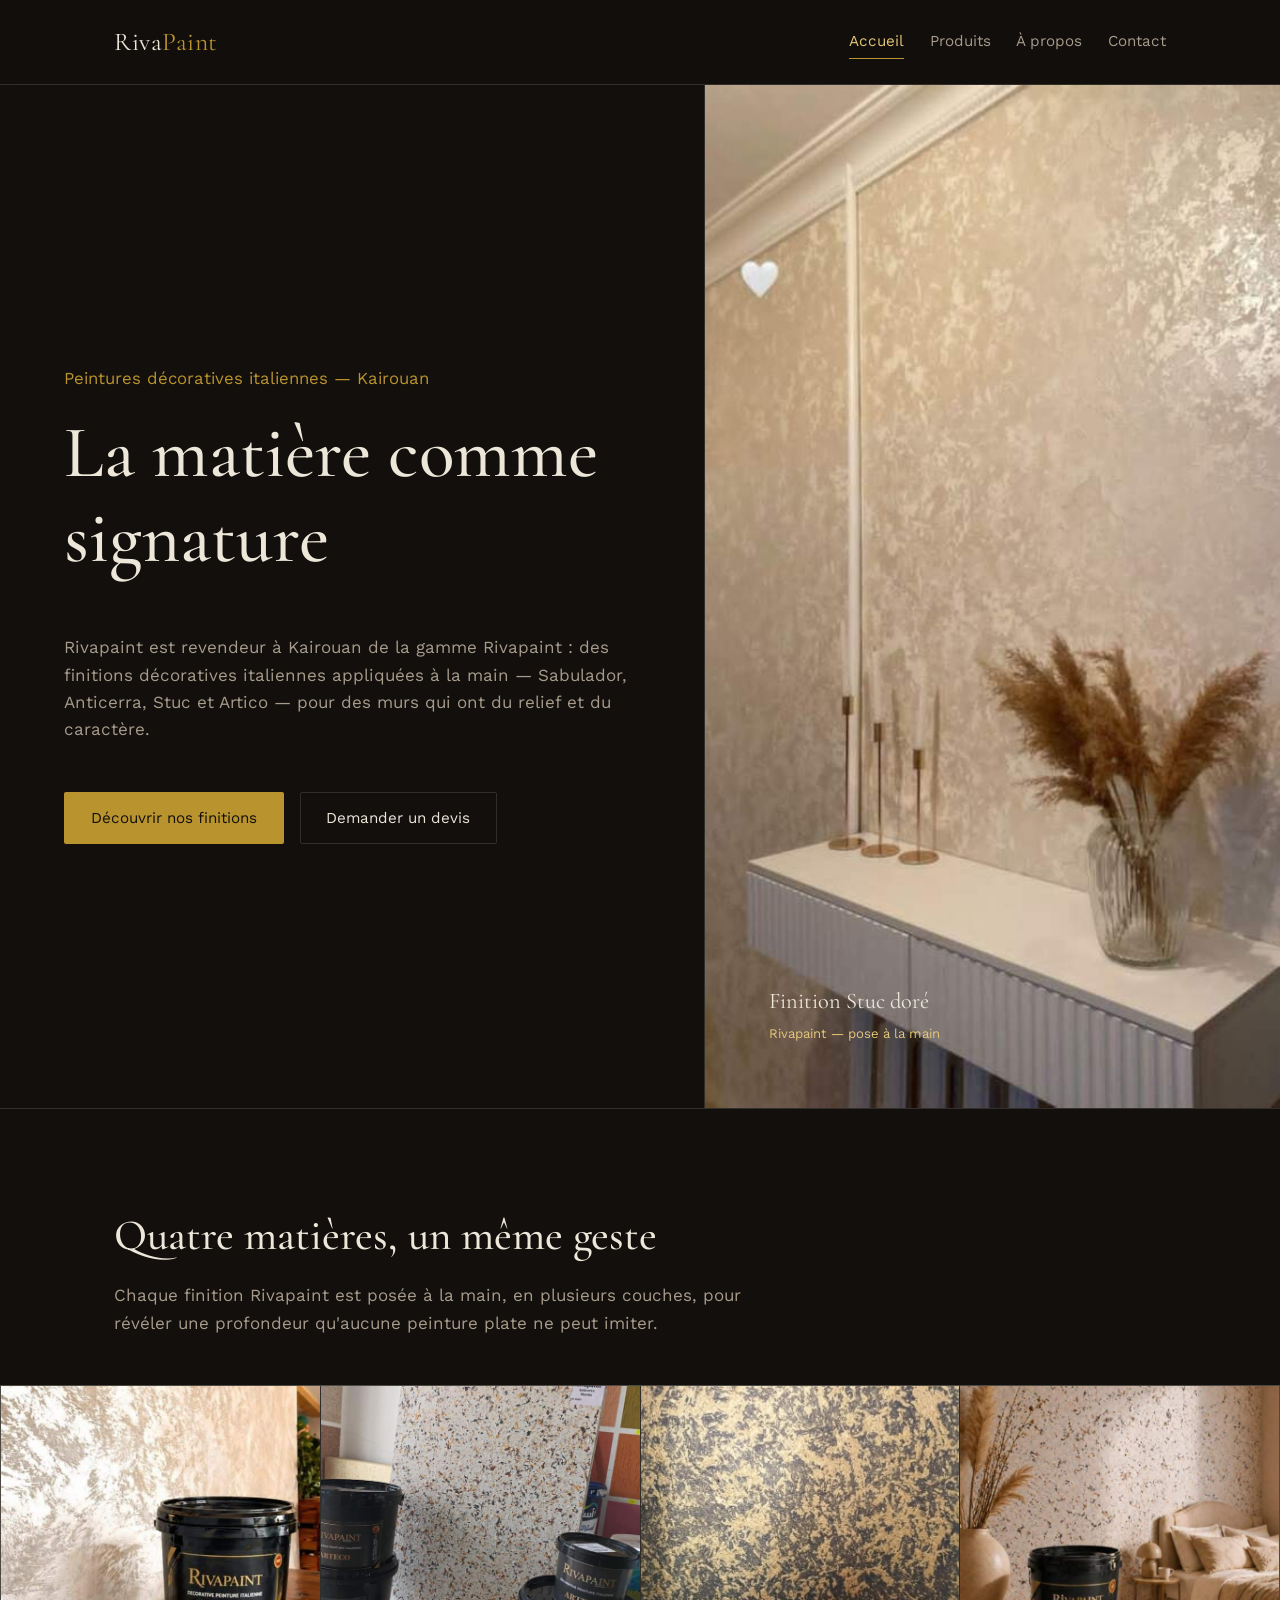
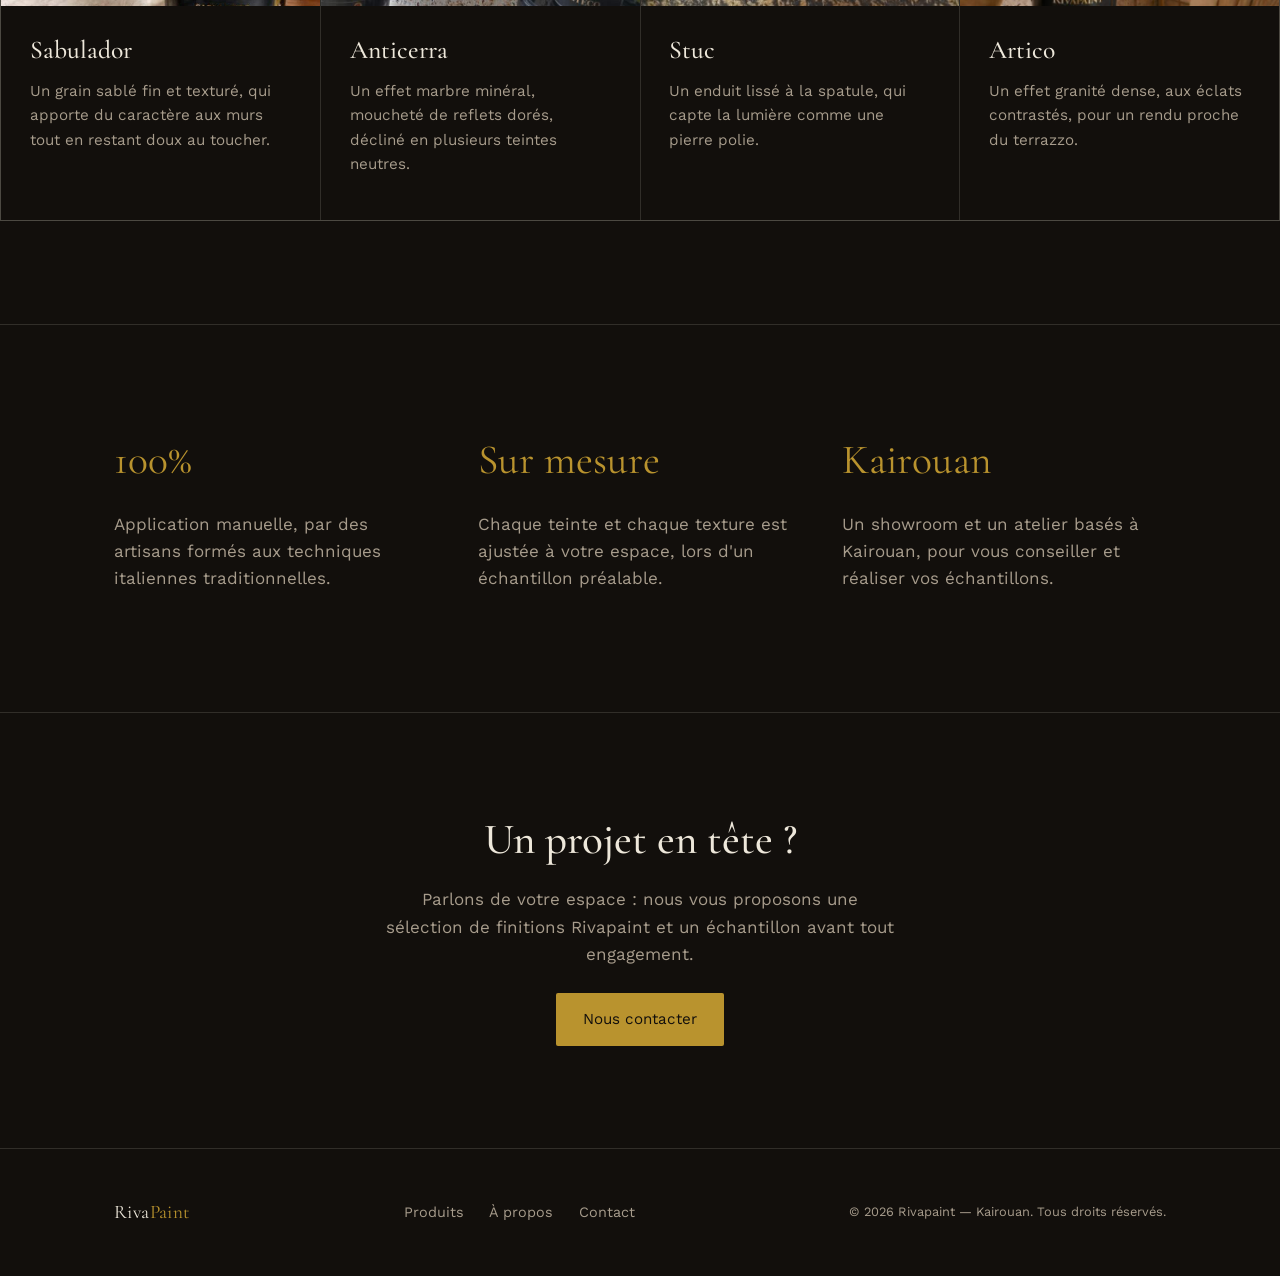
<file: index.html>
<!DOCTYPE html>
<html lang="fr">
<head>
<meta charset="UTF-8">
<meta name="viewport" content="width=device-width, initial-scale=1.0">
<title>Rivapaint — Peintures décoratives italiennes à Kairouan</title>
<meta name="description" content="Rivapaint, revendeur Rivapaint à Kairouan : finitions décoratives italiennes haut de gamme — Sabulador, Anticerra, Stuc, Artico. Savoir-faire artisanal, échantillon avant pose.">
<link rel="preconnect" href="https://fonts.googleapis.com">
<link href="https://fonts.googleapis.com/css2?family=Cormorant+Garamond:wght@400;500;600&family=Work+Sans:wght@400;500;600&display=swap" rel="stylesheet">
<link rel="stylesheet" href="style.css">
</head>
<body>

<header class="entete">
  <div class="conteneur">
    <a href="index.html" class="marque">Riva<span>Paint</span></a>
    <nav class="nav-principale" aria-label="Navigation principale">
      <a href="index.html" aria-current="page">Accueil</a>
      <a href="produits.html">Produits</a>
      <a href="apropos.html">À propos</a>
      <a href="contact.html">Contact</a>
    </nav>
    <button class="nav-bascule" aria-label="Ouvrir le menu">☰</button>
  </div>
</header>

<main>

  <!-- Hero -->
  <section class="heros">
    <div class="heros-texte">
      <p class="amorce">Peintures décoratives italiennes — Kairouan</p>
      <h1>La matière comme signature</h1>
      <p>Rivapaint est revendeur à Kairouan de la gamme Rivapaint : des finitions décoratives italiennes appliquées à la main — Sabulador, Anticerra, Stuc et Artico — pour des murs qui ont du relief et du caractère.</p>
      <div class="heros-actions">
        <a href="produits.html" class="bouton bouton-plein">Découvrir nos finitions</a>
        <a href="contact.html" class="bouton bouton-contour">Demander un devis</a>
      </div>
    </div>
    <div class="heros-panneau">
      <img src="images/stuc-dore-console.jpg" alt="Mur en finition décorative dorée Rivapaint, ambiance console et pampa" style="width:100%; height:100%; object-fit:cover;">
      <div class="etiquette">Finition Stuc doré<small>Rivapaint — pose à la main</small></div>
    </div>
  </section>

  <hr class="diviseur">

  <!-- Finitions -->
  <section class="section">
    <div class="conteneur">
      <div class="section-entete">
        <h2>Quatre matières, un même geste</h2>
        <p>Chaque finition Rivapaint est posée à la main, en plusieurs couches, pour révéler une profondeur qu'aucune peinture plate ne peut imiter.</p>
      </div>
    </div>
    <div class="grille-finitions">
      <article class="carte-finition">
        <div class="vignette">
          <img src="images/sabulador-mur-seau.jpg" alt="Mur en finition Rivapaint Sabulador, effet sablé beige" >
        </div>
        <div class="corps">
          <h3>Sabulador</h3>
          <p>Un grain sablé fin et texturé, qui apporte du caractère aux murs tout en restant doux au toucher.</p>
        </div>
      </article>
      <article class="carte-finition">
        <div class="vignette">
          <img src="images/echantillon-marmo-arteco.jpg" alt="Échantillon de finition Rivapaint Anticerra Marmo, effet marbre">
        </div>
        <div class="corps">
          <h3>Anticerra</h3>
          <p>Un effet marbre minéral, moucheté de reflets dorés, décliné en plusieurs teintes neutres.</p>
        </div>
      </article>
      <article class="carte-finition">
        <div class="vignette">
          <img src="images/texture-stuc-bronze.jpg" alt="Texture de finition Stuc Rivapaint, ton bronze doré">
        </div>
        <div class="corps">
          <h3>Stuc</h3>
          <p>Un enduit lissé à la spatule, qui capte la lumière comme une pierre polie.</p>
        </div>
      </article>
      <article class="carte-finition">
        <div class="vignette">
          <img src="images/artico-chambre-seau.jpg" alt="Mur en finition Rivapaint Artico dans une chambre">
        </div>
        <div class="corps">
          <h3>Artico</h3>
          <p>Un effet granité dense, aux éclats contrastés, pour un rendu proche du terrazzo.</p>
        </div>
      </article>
    </div>
  </section>

  <hr class="diviseur">

  <!-- Atouts -->
  <section class="section">
    <div class="conteneur">
      <div class="bandeau-atouts">
        <div class="atout">
          <span class="chiffre">100%</span>
          <p>Application manuelle, par des artisans formés aux techniques italiennes traditionnelles.</p>
        </div>
        <div class="atout">
          <span class="chiffre">Sur mesure</span>
          <p>Chaque teinte et chaque texture est ajustée à votre espace, lors d'un échantillon préalable.</p>
        </div>
        <div class="atout">
          <span class="chiffre">Kairouan</span>
          <p>Un showroom et un atelier basés à Kairouan, pour vous conseiller et réaliser vos échantillons.</p>
        </div>
      </div>
    </div>
  </section>

  <hr class="diviseur">

  <!-- Appel à l'action -->
  <section class="section">
    <div class="conteneur centre" style="max-width: 640px;">
      <h2>Un projet en tête ?</h2>
      <p class="centre">Parlons de votre espace : nous vous proposons une sélection de finitions Rivapaint et un échantillon avant tout engagement.</p>
      <div class="heros-actions" style="justify-content: center; margin-top: 1.6rem;">
        <a href="contact.html" class="bouton bouton-plein">Nous contacter</a>
      </div>
    </div>
  </section>

</main>

<footer class="pied">
  <div class="conteneur">
    <span class="marque" style="font-size: 1.2rem;">Riva<span>Paint</span></span>
    <nav class="pied-liens" aria-label="Liens de pied de page">
      <a href="produits.html">Produits</a>
      <a href="apropos.html">À propos</a>
      <a href="contact.html">Contact</a>
    </nav>
    <span class="mentions">© 2026 Rivapaint — Kairouan. Tous droits réservés.</span>
  </div>
</footer>

<script src="script.js"></script>
</body>
</html>
</file>
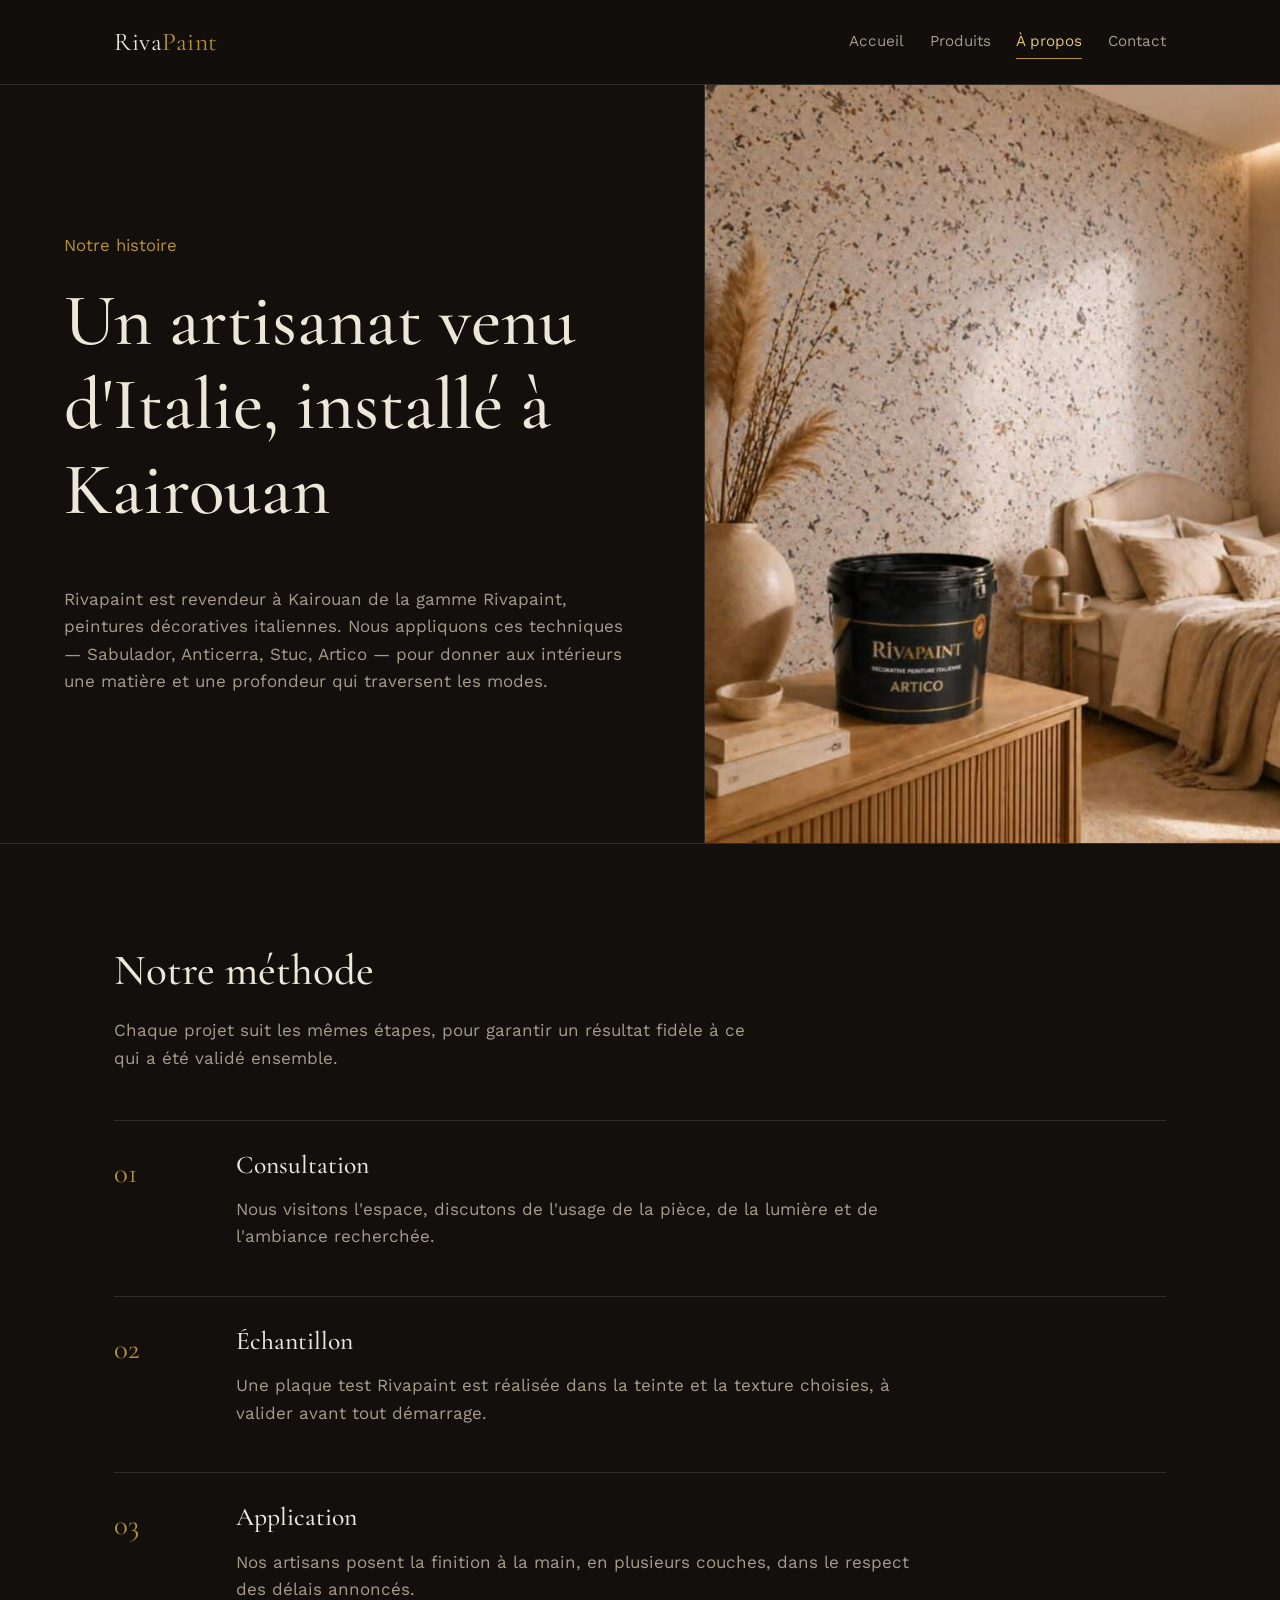
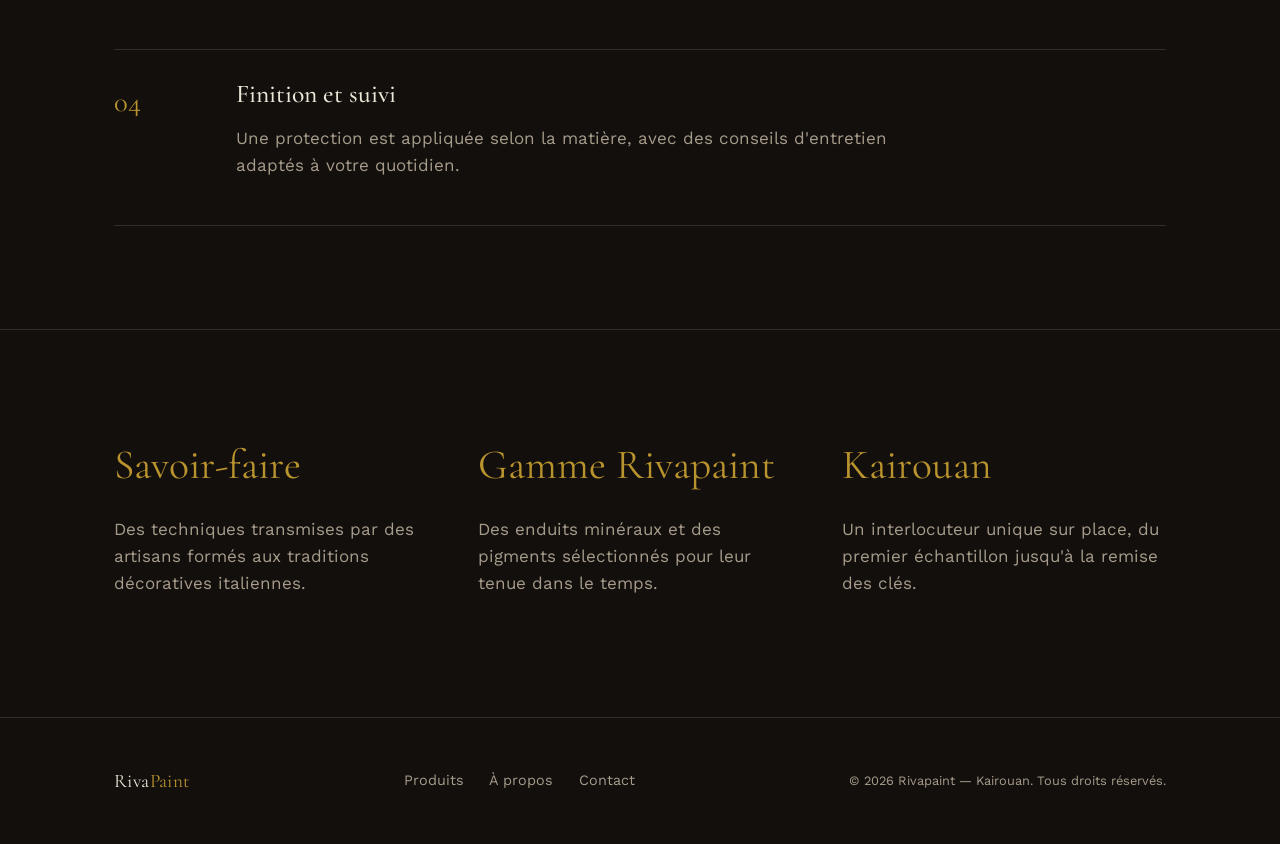
<file: apropos.html>
<!DOCTYPE html>
<html lang="fr">
<head>
<meta charset="UTF-8">
<meta name="viewport" content="width=device-width, initial-scale=1.0">
<title>À propos — Rivapaint</title>
<meta name="description" content="Rivapaint, revendeur Rivapaint à Kairouan : notre histoire, notre savoir-faire et notre méthode de travail.">
<link rel="preconnect" href="https://fonts.googleapis.com">
<link href="https://fonts.googleapis.com/css2?family=Cormorant+Garamond:wght@400;500;600&family=Work+Sans:wght@400;500;600&display=swap" rel="stylesheet">
<link rel="stylesheet" href="style.css">
</head>
<body>

<header class="entete">
  <div class="conteneur">
    <a href="index.html" class="marque">Riva<span>Paint</span></a>
    <nav class="nav-principale" aria-label="Navigation principale">
      <a href="index.html">Accueil</a>
      <a href="produits.html">Produits</a>
      <a href="apropos.html" aria-current="page">À propos</a>
      <a href="contact.html">Contact</a>
    </nav>
    <button class="nav-bascule" aria-label="Ouvrir le menu">☰</button>
  </div>
</header>

<main>

  <section class="heros" style="min-height: 60vh;">
    <div class="heros-texte">
      <p class="amorce">Notre histoire</p>
      <h1>Un artisanat venu d'Italie, installé à Kairouan</h1>
      <p>Rivapaint est revendeur à Kairouan de la gamme Rivapaint, peintures décoratives italiennes. Nous appliquons ces techniques — Sabulador, Anticerra, Stuc, Artico — pour donner aux intérieurs une matière et une profondeur qui traversent les modes.</p>
    </div>
    <div class="heros-panneau">
      <img src="images/artico-chambre-seau.jpg" alt="Chambre avec mur en finition Rivapaint Artico" style="width:100%; height:100%; object-fit:cover;">
    </div>
  </section>

  <hr class="diviseur">

  <section class="section">
    <div class="conteneur">
      <div class="section-entete">
        <h2>Notre méthode</h2>
        <p>Chaque projet suit les mêmes étapes, pour garantir un résultat fidèle à ce qui a été validé ensemble.</p>
      </div>
      <ol class="liste-etapes">
        <li>
          <span class="num">01</span>
          <div>
            <h3>Consultation</h3>
            <p>Nous visitons l'espace, discutons de l'usage de la pièce, de la lumière et de l'ambiance recherchée.</p>
          </div>
        </li>
        <li>
          <span class="num">02</span>
          <div>
            <h3>Échantillon</h3>
            <p>Une plaque test Rivapaint est réalisée dans la teinte et la texture choisies, à valider avant tout démarrage.</p>
          </div>
        </li>
        <li>
          <span class="num">03</span>
          <div>
            <h3>Application</h3>
            <p>Nos artisans posent la finition à la main, en plusieurs couches, dans le respect des délais annoncés.</p>
          </div>
        </li>
        <li>
          <span class="num">04</span>
          <div>
            <h3>Finition et suivi</h3>
            <p>Une protection est appliquée selon la matière, avec des conseils d'entretien adaptés à votre quotidien.</p>
          </div>
        </li>
      </ol>
    </div>
  </section>

  <hr class="diviseur">

  <section class="section">
    <div class="conteneur">
      <div class="bandeau-atouts">
        <div class="atout">
          <span class="chiffre">Savoir-faire</span>
          <p>Des techniques transmises par des artisans formés aux traditions décoratives italiennes.</p>
        </div>
        <div class="atout">
          <span class="chiffre">Gamme Rivapaint</span>
          <p>Des enduits minéraux et des pigments sélectionnés pour leur tenue dans le temps.</p>
        </div>
        <div class="atout">
          <span class="chiffre">Kairouan</span>
          <p>Un interlocuteur unique sur place, du premier échantillon jusqu'à la remise des clés.</p>
        </div>
      </div>
    </div>
  </section>

</main>

<footer class="pied">
  <div class="conteneur">
    <span class="marque" style="font-size: 1.2rem;">Riva<span>Paint</span></span>
    <nav class="pied-liens" aria-label="Liens de pied de page">
      <a href="produits.html">Produits</a>
      <a href="apropos.html">À propos</a>
      <a href="contact.html">Contact</a>
    </nav>
    <span class="mentions">© 2026 Rivapaint — Kairouan. Tous droits réservés.</span>
  </div>
</footer>

<script src="script.js"></script>
</body>
</html>
</file>
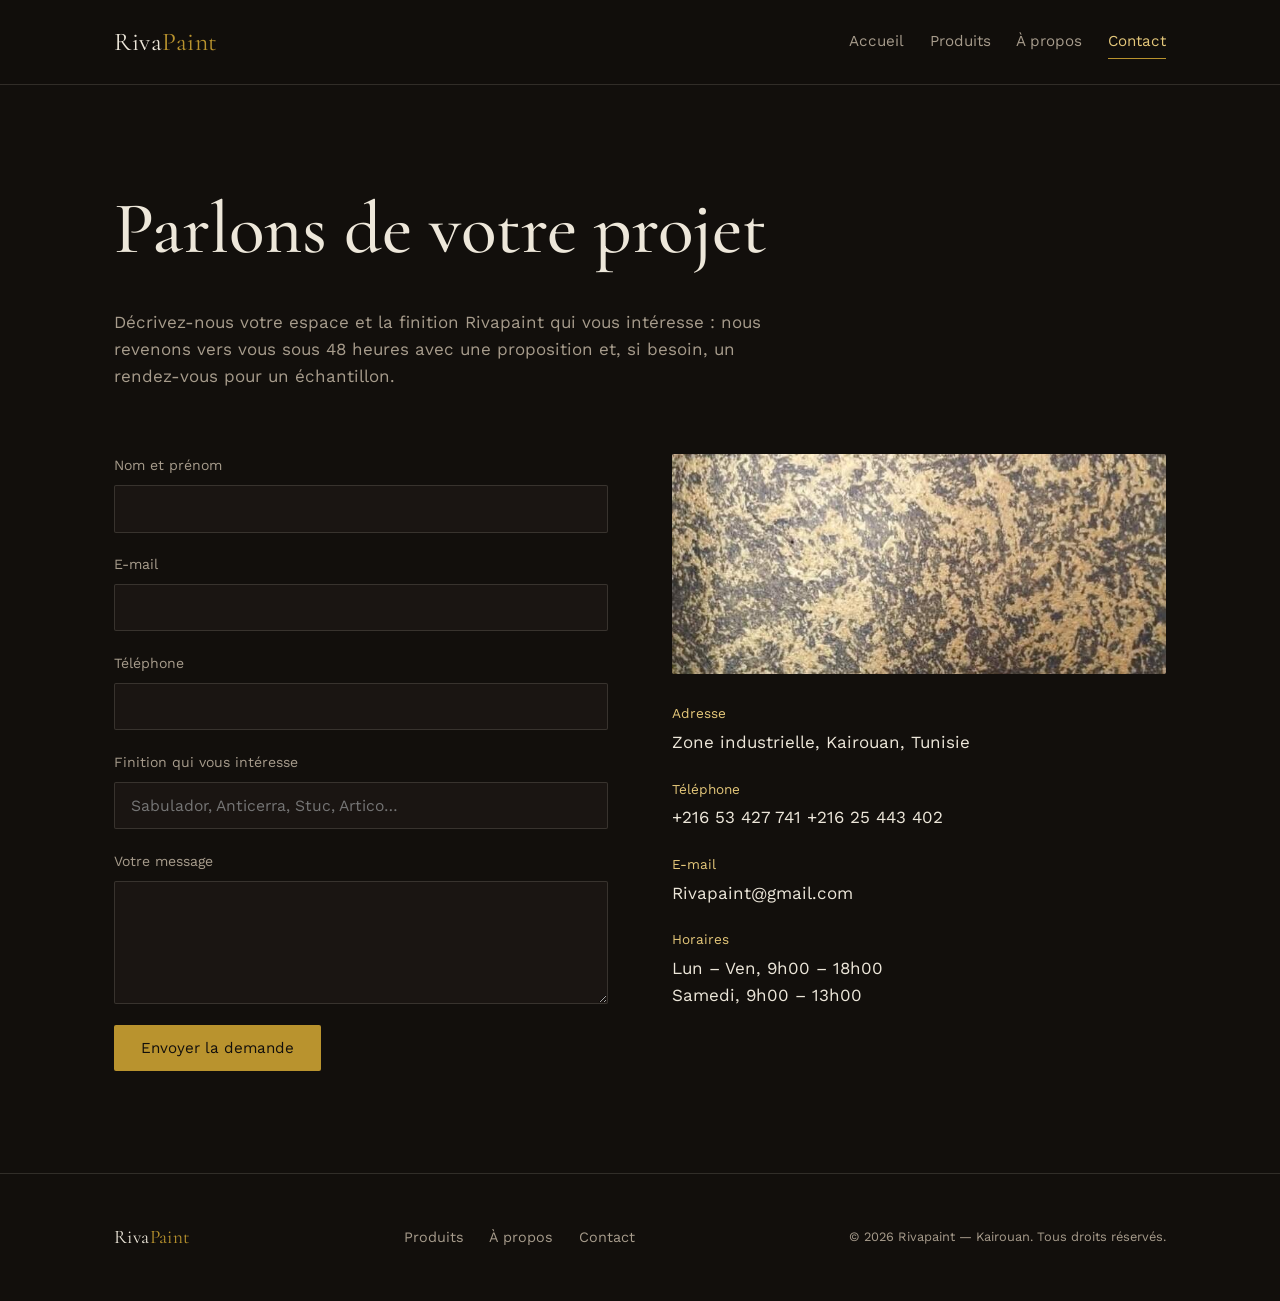
<file: contact.html>
<!DOCTYPE html>
<html lang="fr">
<head>
<meta charset="UTF-8">
<meta name="viewport" content="width=device-width, initial-scale=1.0">
<title>Contact — Rivapaint</title>
<meta name="description" content="Contactez Rivapaint à Kairouan pour un devis ou un échantillon de finition décorative Rivapaint.">
<link rel="preconnect" href="https://fonts.googleapis.com">
<link href="https://fonts.googleapis.com/css2?family=Cormorant+Garamond:wght@400;500;600&family=Work+Sans:wght@400;500;600&display=swap" rel="stylesheet">
<link rel="stylesheet" href="style.css">
</head>
<body>

<header class="entete">
  <div class="conteneur">
    <a href="index.html" class="marque">Riva<span>Paint</span></a>
    <nav class="nav-principale" aria-label="Navigation principale">
      <a href="index.html">Accueil</a>
      <a href="produits.html">Produits</a>
      <a href="apropos.html">À propos</a>
      <a href="contact.html" aria-current="page">Contact</a>
    </nav>
    <button class="nav-bascule" aria-label="Ouvrir le menu">☰</button>
  </div>
</header>

<main>

  <section class="section" style="padding-bottom: 1rem;">
    <div class="conteneur">
      <div class="section-entete">
        <h1>Parlons de votre projet</h1>
        <p>Décrivez-nous votre espace et la finition Rivapaint qui vous intéresse : nous revenons vers vous sous 48 heures avec une proposition et, si besoin, un rendez-vous pour un échantillon.</p>
      </div>
    </div>
  </section>

  <section class="section" style="padding-top: 0;">
    <div class="conteneur">
      <div class="mise-en-page-contact">

        <!-- Formulaire -->
        <form id="formulaire-contact" novalidate>
          <div class="champ">
            <label for="nom">Nom et prénom</label>
            <input type="text" id="nom" name="nom" required autocomplete="name">
          </div>
          <div class="champ">
            <label for="email">E-mail</label>
            <input type="email" id="email" name="email" required autocomplete="email">
          </div>
          <div class="champ">
            <label for="telephone">Téléphone</label>
            <input type="tel" id="telephone" name="telephone" autocomplete="tel">
          </div>
          <div class="champ">
            <label for="finition">Finition qui vous intéresse</label>
            <input type="text" id="finition" name="finition" placeholder="Sabulador, Anticerra, Stuc, Artico…">
          </div>
          <div class="champ">
            <label for="message">Votre message</label>
            <textarea id="message" name="message" rows="5" required></textarea>
          </div>
          <button type="submit" class="bouton bouton-plein">Envoyer la demande</button>
          <p id="confirmation-formulaire" role="status" style="margin-top: 1rem; display: none; color: var(--or-clair);"></p>
        </form>

        <!-- Coordonnées -->
        <div>
          <div class="vignette" style="height: 220px; margin-bottom: 1.8rem; overflow: hidden; border-radius: var(--rayon);">
            <img src="images/texture-stuc-bronze.jpg" alt="Texture de finition Rivapaint, ton bronze doré" style="width:100%; height:100%; object-fit:cover;">
          </div>
          <dl class="bloc-coordonnees">
            <dt>Adresse</dt>
            <dd><!-- TODO : compléter avec l'adresse exacte du showroom --> Zone industrielle, Kairouan, Tunisie</dd>
            <dt>Téléphone</dt>
            <dd><!-- TODO : remplacer par le numéro réel --> +216 53 427 741    +216 25 443 402 </dd>

            <dt>E-mail</dt>
            <dd><!-- TODO : remplacer par l'adresse e-mail réelle --> Rivapaint@gmail.com</dd>
            <dt>Horaires</dt>
            <dd>Lun – Ven, 9h00 – 18h00<br>Samedi, 9h00 – 13h00</dd>
          </dl>
        </div>

      </div>
    </div>
  </section>

</main>

<footer class="pied">
  <div class="conteneur">
    <span class="marque" style="font-size: 1.2rem;">Riva<span>Paint</span></span>
    <nav class="pied-liens" aria-label="Liens de pied de page">
      <a href="produits.html">Produits</a>
      <a href="apropos.html">À propos</a>
      <a href="contact.html">Contact</a>
    </nav>
    <span class="mentions">© 2026 Rivapaint — Kairouan. Tous droits réservés.</span>
  </div>
</footer>

<script>
  // Ce formulaire n'envoie rien pour le moment : il n'y a pas de backend.
  // Pour le rendre fonctionnel, relier son action à un service comme Formspree,
  // ou remplacer la logique ci-dessous par un appel à votre propre API.
  document.getElementById('formulaire-contact').addEventListener('submit', function (e) {
    e.preventDefault();
    var confirmation = document.getElementById('confirmation-formulaire');
    confirmation.textContent = 'Merci — votre demande a bien été préparée. (Formulaire à relier à un service d\'envoi pour un fonctionnement réel.)';
    confirmation.style.display = 'block';
    this.reset();
  });
</script>

<script src="script.js"></script>
</body>
</html>
</file>
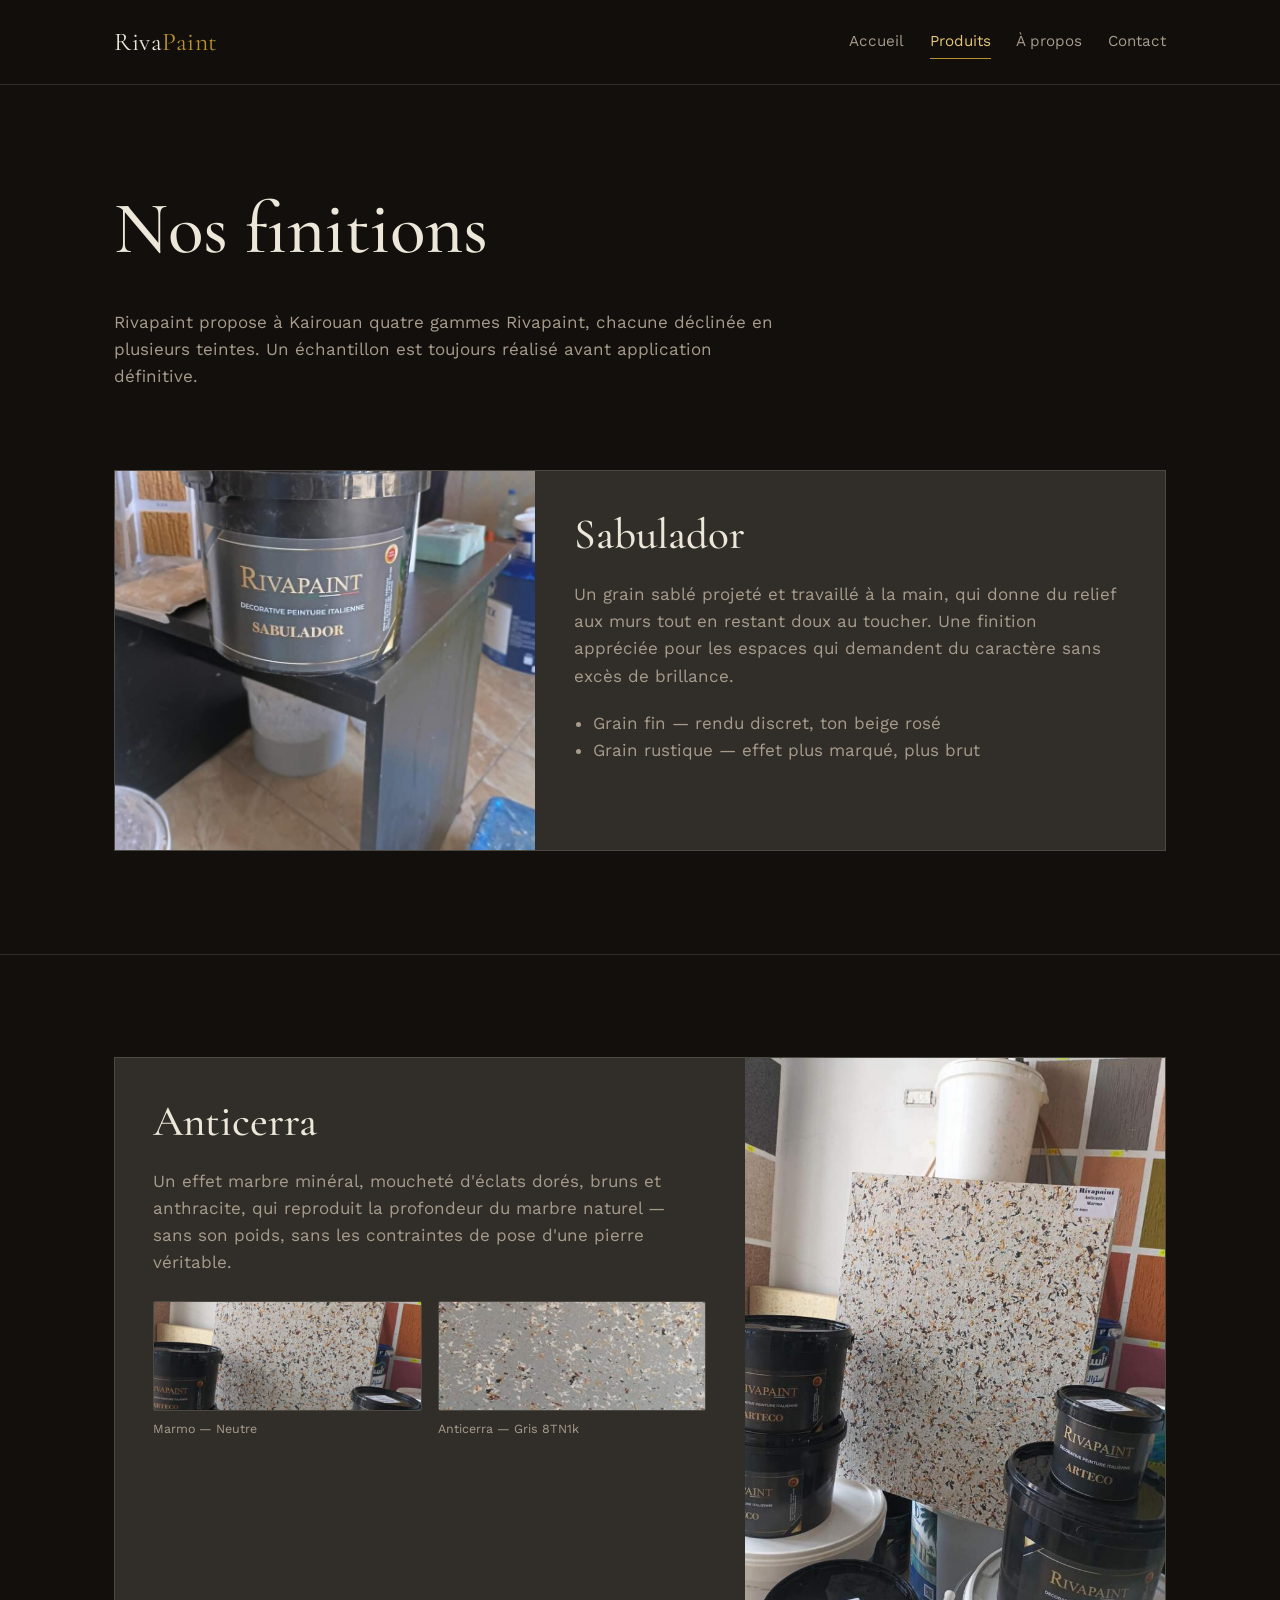
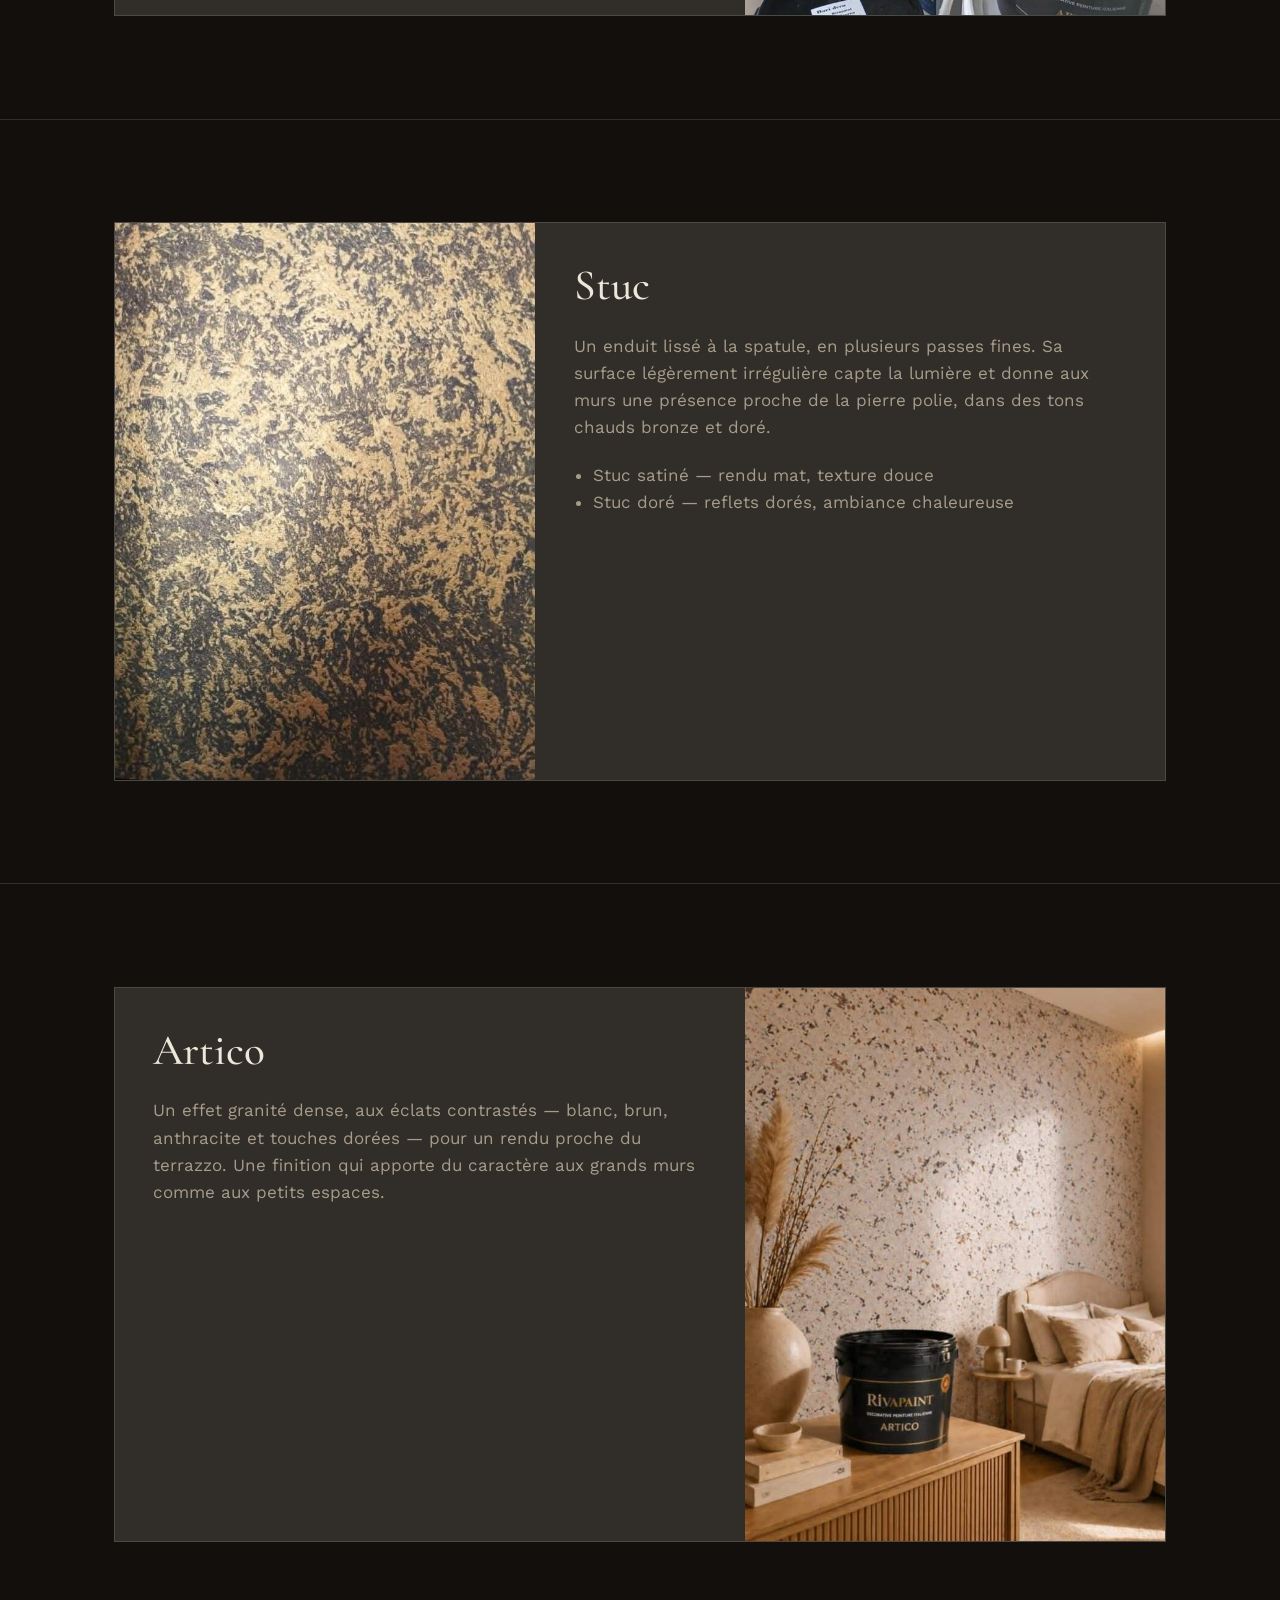
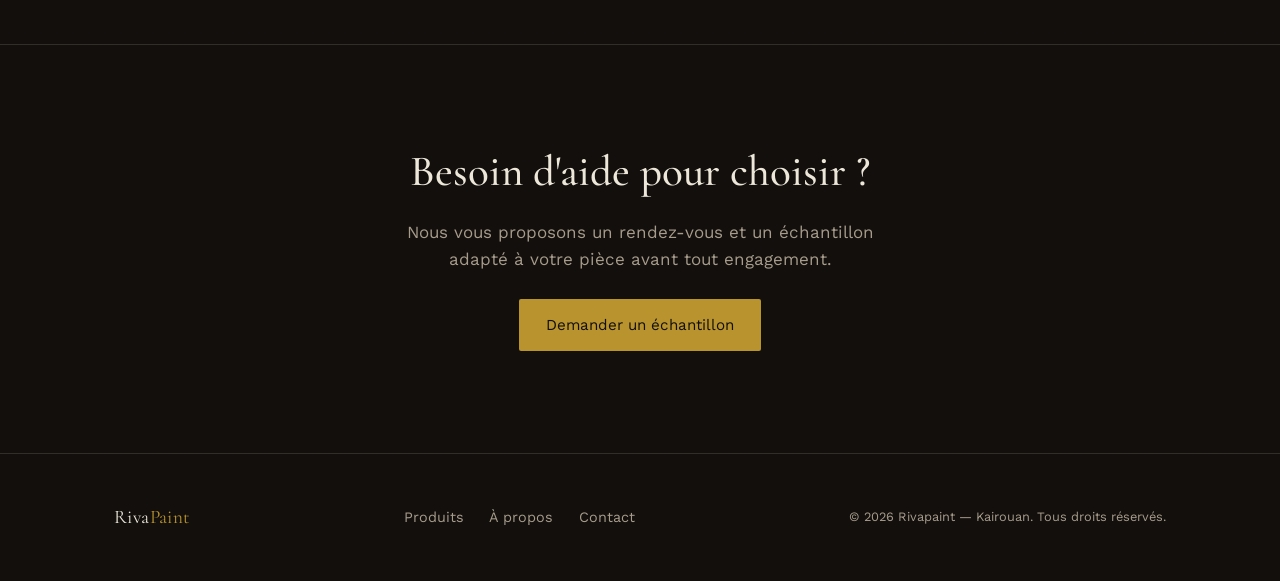
<file: produits.html>
<!DOCTYPE html>
<html lang="fr">
<head>
<meta charset="UTF-8">
<meta name="viewport" content="width=device-width, initial-scale=1.0">
<title>Produits — Rivapaint</title>
<meta name="description" content="Les finitions décoratives Rivapaint disponibles chez Rivapaint à Kairouan : Sabulador, Anticerra, Stuc et Artico.">
<link rel="preconnect" href="https://fonts.googleapis.com">
<link href="https://fonts.googleapis.com/css2?family=Cormorant+Garamond:wght@400;500;600&family=Work+Sans:wght@400;500;600&display=swap" rel="stylesheet">
<link rel="stylesheet" href="style.css">
</head>
<body>

<header class="entete">
  <div class="conteneur">
    <a href="index.html" class="marque">Riva<span>Paint</span></a>
    <nav class="nav-principale" aria-label="Navigation principale">
      <a href="index.html">Accueil</a>
      <a href="produits.html" aria-current="page">Produits</a>
      <a href="apropos.html">À propos</a>
      <a href="contact.html">Contact</a>
    </nav>
    <button class="nav-bascule" aria-label="Ouvrir le menu">☰</button>
  </div>
</header>

<main>

  <section class="section" style="padding-bottom: 2rem;">
    <div class="conteneur">
      <div class="section-entete">
        <h1>Nos finitions</h1>
        <p>Rivapaint propose à Kairouan quatre gammes Rivapaint, chacune déclinée en plusieurs teintes. Un échantillon est toujours réalisé avant application définitive.</p>
      </div>
    </div>
  </section>

  <!-- Sabulador -->
  <section class="section" style="padding-top: 0;">
    <div class="conteneur">
      <div class="grille-finitions" style="grid-template-columns: 0.8fr 1.2fr; margin-bottom: 0;">
        <div class="vignette" style="height: auto;">
          <img src="images/sabulador-seau.jpg" alt="Seau de peinture décorative Rivapaint Sabulador">
        </div>
        <div class="corps" style="padding: 2.4rem;">
          <h2>Sabulador</h2>
          <p>Un grain sablé projeté et travaillé à la main, qui donne du relief aux murs tout en restant doux au toucher. Une finition appréciée pour les espaces qui demandent du caractère sans excès de brillance.</p>
          <ul style="color: var(--pierre); padding-left: 1.1em; margin-top: 1.2em;">
            <li>Grain fin — rendu discret, ton beige rosé</li>
            <li>Grain rustique — effet plus marqué, plus brut</li>
          </ul>
        </div>
      </div>
    </div>
  </section>

  <hr class="diviseur">

  <!-- Anticerra -->
  <section class="section">
    <div class="conteneur">
      <div class="grille-finitions" style="grid-template-columns: 1.2fr 0.8fr; margin-bottom: 0;">
        <div class="corps" style="padding: 2.4rem;">
          <h2>Anticerra</h2>
          <p>Un effet marbre minéral, moucheté d'éclats dorés, bruns et anthracite, qui reproduit la profondeur du marbre naturel — sans son poids, sans les contraintes de pose d'une pierre véritable.</p>
          <div class="duo-teintes">
            <figure>
              <img src="images/echantillon-marmo-arteco.jpg" alt="Échantillon Anticerra Marmo, teinte neutre">
              <figcaption>Marmo — Neutre</figcaption>
            </figure>
            <figure>
              <img src="images/echantillon-anticerra-gris.jpg" alt="Échantillon Anticerra, teinte grise 8TN1k">
              <figcaption>Anticerra — Gris 8TN1k</figcaption>
            </figure>
          </div>
        </div>
        <div class="vignette" style="height: auto;">
          <img src="images/echantillon-marmo-arteco.jpg" alt="Échantillon de finition Rivapaint Anticerra Marmo, effet marbre">
        </div>
      </div>
    </div>
  </section>

  <hr class="diviseur">

  <!-- Stuc -->
  <section class="section">
    <div class="conteneur">
      <div class="grille-finitions" style="grid-template-columns: 0.8fr 1.2fr; margin-bottom: 0;">
        <div class="vignette" style="height: auto;">
          <img src="images/texture-stuc-bronze.jpg" alt="Texture de finition Stuc Rivapaint, ton bronze doré">
        </div>
        <div class="corps" style="padding: 2.4rem;">
          <h2>Stuc</h2>
          <p>Un enduit lissé à la spatule, en plusieurs passes fines. Sa surface légèrement irrégulière capte la lumière et donne aux murs une présence proche de la pierre polie, dans des tons chauds bronze et doré.</p>
          <ul style="color: var(--pierre); padding-left: 1.1em; margin-top: 1.2em;">
            <li>Stuc satiné — rendu mat, texture douce</li>
            <li>Stuc doré — reflets dorés, ambiance chaleureuse</li>
          </ul>
        </div>
      </div>
    </div>
  </section>

  <hr class="diviseur">

  <!-- Artico -->
  <section class="section">
    <div class="conteneur">
      <div class="grille-finitions" style="grid-template-columns: 1.2fr 0.8fr; margin-bottom: 0;">
        <div class="corps" style="padding: 2.4rem;">
          <h2>Artico</h2>
          <p>Un effet granité dense, aux éclats contrastés — blanc, brun, anthracite et touches dorées — pour un rendu proche du terrazzo. Une finition qui apporte du caractère aux grands murs comme aux petits espaces.</p>
        </div>
        <div class="vignette" style="height: auto;">
          <img src="images/artico-chambre-seau.jpg" alt="Mur en finition Rivapaint Artico dans une chambre, avec le seau de peinture">
        </div>
      </div>
    </div>
  </section>

  <hr class="diviseur">

  <section class="section">
    <div class="conteneur centre" style="max-width: 640px;">
      <h2>Besoin d'aide pour choisir ?</h2>
      <p class="centre">Nous vous proposons un rendez-vous et un échantillon adapté à votre pièce avant tout engagement.</p>
      <div class="heros-actions" style="justify-content: center; margin-top: 1.6rem;">
        <a href="contact.html" class="bouton bouton-plein">Demander un échantillon</a>
      </div>
    </div>
  </section>

</main>

<footer class="pied">
  <div class="conteneur">
    <span class="marque" style="font-size: 1.2rem;">Riva<span>Paint</span></span>
    <nav class="pied-liens" aria-label="Liens de pied de page">
      <a href="produits.html">Produits</a>
      <a href="apropos.html">À propos</a>
      <a href="contact.html">Contact</a>
    </nav>
    <span class="mentions">© 2026 Rivapaint — Kairouan. Tous droits réservés.</span>
  </div>
</footer>

<script src="script.js"></script>
</body>
</html>
</file>
<file: style.css>
/* ==========================================================================
   KHAYRIPAINT — feuille de style partagée
   Peintures décoratives italiennes (gamme Rivapaint) — Kairouan
   ========================================================================== */

:root {
  /* Couleurs */
  --noir: #120f0c;
  --noir-panneau: #1a1512;
  --or: #b9932e;
  --or-clair: #e4c77a;
  --ivoire: #ede7da;
  --enduit: #8c6a4a;
  --pierre: #a79c8c;
  --ligne: rgba(237, 231, 218, 0.14);

  /* Typographie */
  --police-titre: "Cormorant Garamond", "Times New Roman", serif;
  --police-texte: "Work Sans", "Segoe UI", sans-serif;

  /* Échelle */
  --marge: clamp(1.5rem, 5vw, 5rem);
  --rayon: 2px;
}

* {
  box-sizing: border-box;
}

html {
  scroll-behavior: smooth;
}

body {
  margin: 0;
  background: var(--noir);
  color: var(--ivoire);
  font-family: var(--police-texte);
  font-size: 17px;
  line-height: 1.6;
  -webkit-font-smoothing: antialiased;
}

h1, h2, h3, h4 {
  font-family: var(--police-titre);
  font-weight: 500;
  line-height: 1.15;
  margin: 0 0 0.5em;
  color: var(--ivoire);
}

h1 { font-size: clamp(2.6rem, 6vw, 4.6rem); font-weight: 500; }
h2 { font-size: clamp(1.9rem, 3.4vw, 2.7rem); }
h3 { font-size: clamp(1.3rem, 2vw, 1.6rem); }

p { color: var(--pierre); max-width: 62ch; }

a { color: inherit; text-decoration: none; }

img { max-width: 100%; display: block; }

.conteneur {
  max-width: 1180px;
  margin: 0 auto;
  padding: 0 var(--marge);
}

/* Focus visible pour l'accessibilité clavier */
a:focus-visible,
button:focus-visible,
input:focus-visible,
textarea:focus-visible {
  outline: 2px solid var(--or-clair);
  outline-offset: 3px;
}

@media (prefers-reduced-motion: reduce) {
  * { animation: none !important; transition: none !important; scroll-behavior: auto !important; }
}

/* ---------- En-tête ---------- */
.entete {
  position: sticky;
  top: 0;
  z-index: 50;
  background: rgba(18, 15, 12, 0.92);
  backdrop-filter: blur(6px);
  border-bottom: 1px solid var(--ligne);
}

.entete .conteneur {
  display: flex;
  align-items: center;
  justify-content: space-between;
  height: 84px;
}

.marque {
  font-family: var(--police-titre);
  font-size: 1.6rem;
  letter-spacing: 0.02em;
  color: var(--ivoire);
}

.marque span { color: var(--or); }

.nav-principale {
  display: flex;
  gap: clamp(1.2rem, 2vw, 2.4rem);
}

.nav-principale a {
  font-size: 0.95rem;
  color: var(--pierre);
  padding: 0.3em 0;
  border-bottom: 1px solid transparent;
  transition: color 0.2s ease, border-color 0.2s ease;
}

.nav-principale a:hover,
.nav-principale a[aria-current="page"] {
  color: var(--or-clair);
  border-color: var(--or);
}

.nav-bascule {
  display: none;
  background: none;
  border: 1px solid var(--ligne);
  color: var(--ivoire);
  width: 42px;
  height: 42px;
  border-radius: var(--rayon);
  font-size: 1.2rem;
}

/* ---------- Boutons ---------- */
.bouton {
  display: inline-flex;
  align-items: center;
  gap: 0.6em;
  padding: 0.85em 1.7em;
  font-family: var(--police-texte);
  font-size: 0.95rem;
  border-radius: var(--rayon);
  border: 1px solid transparent;
  cursor: pointer;
  transition: background 0.2s ease, color 0.2s ease, border-color 0.2s ease;
}

.bouton-plein {
  background: var(--or);
  color: var(--noir);
}
.bouton-plein:hover { background: var(--or-clair); }

.bouton-contour {
  border-color: var(--ligne);
  color: var(--ivoire);
}
.bouton-contour:hover { border-color: var(--or); color: var(--or-clair); }

/* ---------- Texture décorative (simule un enduit / grain de pierre) ---------- */
.texture {
  background-color: var(--noir-panneau);
  background-image:
    radial-gradient(circle at 18% 25%, rgba(185, 147, 46, 0.20) 0, transparent 42%),
    radial-gradient(circle at 82% 70%, rgba(140, 106, 74, 0.28) 0, transparent 48%),
    radial-gradient(circle at 50% 100%, rgba(237, 231, 218, 0.05) 0, transparent 60%),
    repeating-linear-gradient(115deg, rgba(237,231,218,0.035) 0 2px, transparent 2px 6px);
}

.texture-marbre {
  background-color: #100d0b;
  background-image:
    linear-gradient(128deg, rgba(237,231,218,0.10) 0%, transparent 22%, transparent 45%, rgba(185,147,46,0.14) 55%, transparent 70%, rgba(237,231,218,0.06) 100%),
    linear-gradient(35deg, transparent 40%, rgba(237,231,218,0.07) 42%, transparent 44%),
    linear-gradient(95deg, transparent 60%, rgba(185,147,46,0.10) 62%, transparent 64%);
}

.texture-sable {
  background-color: #150f0a;
  background-image: radial-gradient(rgba(237,231,218,0.10) 1px, transparent 1.4px);
  background-size: 7px 7px;
}

.texture-stuc {
  background-color: #171310;
  background-image:
    radial-gradient(circle at 30% 30%, rgba(237,231,218,0.08) 0, transparent 30%),
    radial-gradient(circle at 70% 60%, rgba(237,231,218,0.06) 0, transparent 35%),
    radial-gradient(circle at 45% 80%, rgba(185,147,46,0.12) 0, transparent 30%);
}

/* ---------- Hero ---------- */
.heros {
  display: grid;
  grid-template-columns: 1.1fr 0.9fr;
  align-items: stretch;
  min-height: 86vh;
}

.heros-texte {
  display: flex;
  flex-direction: column;
  justify-content: center;
  padding: var(--marge);
}

.heros-texte .amorce {
  color: var(--or);
  font-size: 1.05rem;
  margin-bottom: 1.2rem;
  max-width: 46ch;
}

.heros-actions {
  display: flex;
  gap: 1rem;
  margin-top: 2rem;
  flex-wrap: wrap;
}

.heros-panneau {
  position: relative;
  overflow: hidden;
  border-left: 1px solid var(--ligne);
}

.heros-panneau .etiquette {
  position: absolute;
  left: var(--marge);
  bottom: var(--marge);
  font-family: var(--police-titre);
  font-size: 1.4rem;
  color: var(--ivoire);
}

.heros-panneau .etiquette small {
  display: block;
  font-family: var(--police-texte);
  font-size: 0.82rem;
  color: var(--or-clair);
  margin-top: 0.3em;
}

/* ---------- Sections génériques ---------- */
.section {
  padding: clamp(3.5rem, 8vw, 7rem) 0;
}

.section-entete {
  max-width: 60ch;
  margin-bottom: 3rem;
}

.section-entete p { margin-top: 0.8rem; }

.diviseur {
  height: 1px;
  background: var(--ligne);
  border: none;
  margin: 0;
}

/* ---------- Grille de finitions ---------- */
.grille-finitions {
  display: grid;
  grid-template-columns: repeat(4, 1fr);
  gap: 1px;
  background: var(--ligne);
  border: 1px solid var(--ligne);
}

@media (max-width: 1100px) and (min-width: 901px) {
  .grille-finitions { grid-template-columns: repeat(2, 1fr); }
}

.carte-finition {
  background: var(--noir);
  display: flex;
  flex-direction: column;
}

.carte-finition .vignette {
  height: 220px;
  overflow: hidden;
}

.vignette img {
  width: 100%;
  height: 100%;
  object-fit: cover;
  display: block;
}

.carte-finition .corps {
  padding: 1.8rem;
}

.carte-finition h3 { margin-bottom: 0.5rem; }
.carte-finition p { font-size: 0.95rem; }

/* ---------- Bandeau atouts ---------- */
.bandeau-atouts {
  display: grid;
  grid-template-columns: repeat(3, 1fr);
  gap: 2.5rem;
}

.atout .chiffre {
  font-family: var(--police-titre);
  font-size: 2.6rem;
  color: var(--or);
  display: block;
  margin-bottom: 0.3rem;
}

/* ---------- Étapes (À propos) ---------- */
.liste-etapes {
  list-style: none;
  margin: 0;
  padding: 0;
  border-top: 1px solid var(--ligne);
}

.liste-etapes li {
  display: grid;
  grid-template-columns: 90px 1fr;
  gap: 2rem;
  padding: 1.8rem 0;
  border-bottom: 1px solid var(--ligne);
}

.liste-etapes .num {
  font-family: var(--police-titre);
  font-size: 1.8rem;
  color: var(--or);
}

/* ---------- Formulaire de contact ---------- */
.mise-en-page-contact {
  display: grid;
  grid-template-columns: 1fr 1fr;
  gap: 4rem;
}

.champ {
  margin-bottom: 1.3rem;
  display: flex;
  flex-direction: column;
  gap: 0.5rem;
}

.champ label {
  font-size: 0.88rem;
  color: var(--pierre);
}

.champ input,
.champ textarea {
  background: var(--noir-panneau);
  border: 1px solid var(--ligne);
  border-radius: var(--rayon);
  padding: 0.85em 1em;
  color: var(--ivoire);
  font-family: var(--police-texte);
  font-size: 0.98rem;
}

.champ input:focus,
.champ textarea:focus {
  border-color: var(--or);
}

.duo-teintes {
  display: flex;
  gap: 1rem;
  margin-top: 1.5rem;
}

.duo-teintes figure {
  margin: 0;
  flex: 1;
}

.duo-teintes img {
  width: 100%;
  height: 110px;
  object-fit: cover;
  border-radius: var(--rayon);
  border: 1px solid var(--ligne);
}

.duo-teintes figcaption {
  margin-top: 0.5rem;
  font-size: 0.78rem;
  color: var(--pierre);
}

.bloc-coordonnees dt {
  color: var(--or-clair);
  font-size: 0.85rem;
  margin-top: 1.4rem;
}

.bloc-coordonnees dd {
  margin: 0.25rem 0 0;
  color: var(--ivoire);
}

/* ---------- Pied de page ---------- */
.pied {
  border-top: 1px solid var(--ligne);
  padding: 3rem 0;
}

.pied .conteneur {
  display: flex;
  justify-content: space-between;
  align-items: center;
  flex-wrap: wrap;
  gap: 1.5rem;
}

.pied-liens {
  display: flex;
  gap: 1.6rem;
}

.pied-liens a { color: var(--pierre); font-size: 0.9rem; }
.pied-liens a:hover { color: var(--or-clair); }

.mentions {
  color: var(--pierre);
  font-size: 0.8rem;
}

/* ---------- Utilitaires ---------- */
.centre { text-align: center; margin-left: auto; margin-right: auto; }

/* ---------- Responsive ---------- */
@media (max-width: 900px) {
  .heros { grid-template-columns: 1fr; min-height: auto; }
  .heros-panneau { height: 340px; }
  .grille-finitions { grid-template-columns: 1fr; }
  .bandeau-atouts { grid-template-columns: 1fr; gap: 1.8rem; }
  .mise-en-page-contact { grid-template-columns: 1fr; gap: 2.5rem; }
  .nav-principale {
    display: none;
    position: absolute;
    top: 84px;
    left: 0;
    right: 0;
    flex-direction: column;
    background: var(--noir);
    border-bottom: 1px solid var(--ligne);
    padding: 1.2rem var(--marge) 1.8rem;
    gap: 1rem;
  }
  .nav-principale.ouverte { display: flex; }
  .nav-bascule { display: block; }
}
</file>
